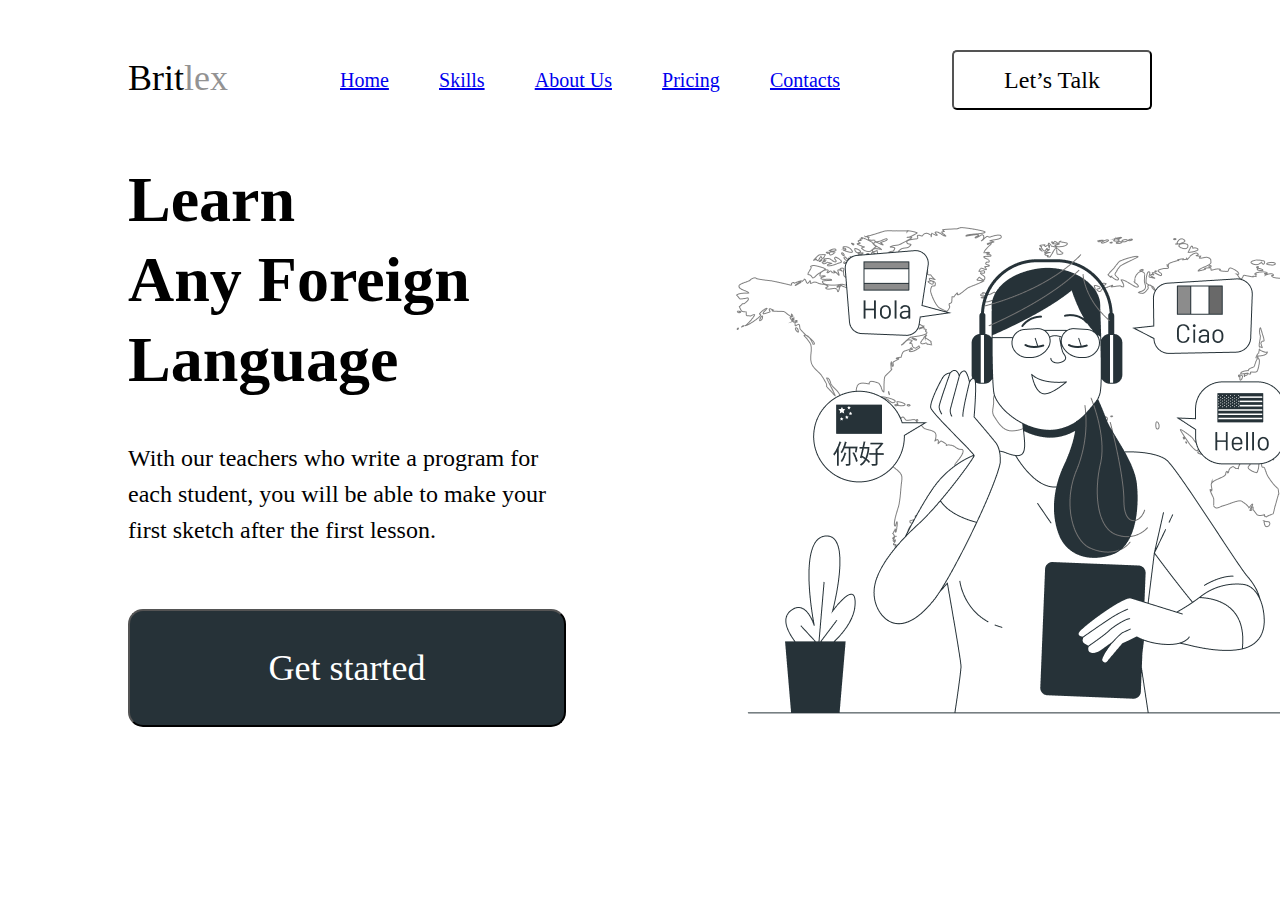
<file: index.html>
<!DOCTYPE html>
<html lang="en">
<head>
    <meta charset="UTF-8">
    <meta name="viewport" content="width=device-width, initial-scale=1.0">
    <link rel="stylesheet" href="stayle.css">
    <title>Britlex</title>
</head>
<body>
    <div class="wrapper">
        <div class="container">
            <header class="header">
                <h1> <span>Brit</span>lex</h1>
                <ul class="title">
              <li><a href="asilbek.html">Home</a></li>
              <li><a href="#">Skills</a></li>
              <li><a href="#">About Us</a></li>
              <li><a href="#">Pricing</a></li>
              <li><a href="#">Contacts</a></li>
                </ul>
                <button class="button">Let’s Talk</button>
            </header>
            <div class="Learn">
                <div class="main">
                    <h1>Learn <br>
                        Any Foreign
                        Language</h1>
                        <p>With our teachers who write a program for <br> 
                            each student, you will be able to make your <br>
                            first sketch after the first lesson.</p>
                            <button> <span> Get started</span></button>                            
                </div>
                <div class="img"><img src="images/bg.png" alt=""></div>
            </div>

        </div>
    </div>
</body>
</html>
</file>
<file: stayle.css>
* {
    margin: 0;
    padding: 0;
}

.wrapper {
    width: 100%;
    min-height: 100vh;
    display: flex;
    justify-content: center;
}

.container {
    width: 80%;
    min-height: 100vh;
}

.header {
    display: flex;
    justify-content: space-between;
    margin-top: 50px;
}

.title {
    display: flex;
    justify-content: space-between;
    list-style-type: none;
    align-items: center;
    width: 500px;
}

.title li {
    color: #263238;
    font-family: Poppins;
    font-size: 20px;
    font-style: normal;
    font-weight: 500;
    line-height: normal;
}

.header h1 {
    color: #939393;
    font-family: Poppins;
    font-size: 36px;
    font-style: normal;
    font-weight: 400;
    line-height: normal;
    margin-top: 7px;
}

.button {
    width: 200px;
    height: 60px;
    background: #FFF;
    color: #000;
    font-family: Poppins;
    font-size: 24px;
    font-style: normal;
    border-radius: 5px;
    font-weight: 400;
    line-height: normal;
}

.header span {
    color: #000;
    font-family: Poppins;
    font-size: 36px;
    font-style: normal;
    font-weight: 400;
    line-height: normal;
}

.main {
    margin-top: 50px;
}

.img {
    margin-left: -50px;
}

.main h1 {
    width: 386px;
    height: 240px;
    top: 226px;
    left: 129px;
    font-family: Poppins;
    font-size: 64px;
    font-weight: 600;
    line-height: 80px;
    letter-spacing: 0em;
    text-align: left;
}

.main p {
    width: 632px;
    height: 108px;
    top: 506px;
    left: 127px;
    font-family: Poppins;
    font-size: 24px;
    font-weight: 400;
    line-height: 36px;
    letter-spacing: 0em;
    text-align: left;
    margin-top: 40px;
}

.main button {
    width: 438px;
    height: 118px;
    top: 675px;
    left: 129px;
    border-radius: 15px;
    background: #263238;
    margin-top: 61px;

}

.main button span {
    width: 203px;
    height: 54px;
    top: 707px;
    left: 247px;
    font-family: Poppins;
    font-size: 36px;
    font-weight: 400;
    line-height: 54px;
    letter-spacing: 0em;
    text-align: left;
    color: #FFFFFF;
}

.Learn {
    display: flex;
    justify-content: space-between;
}
</file>
